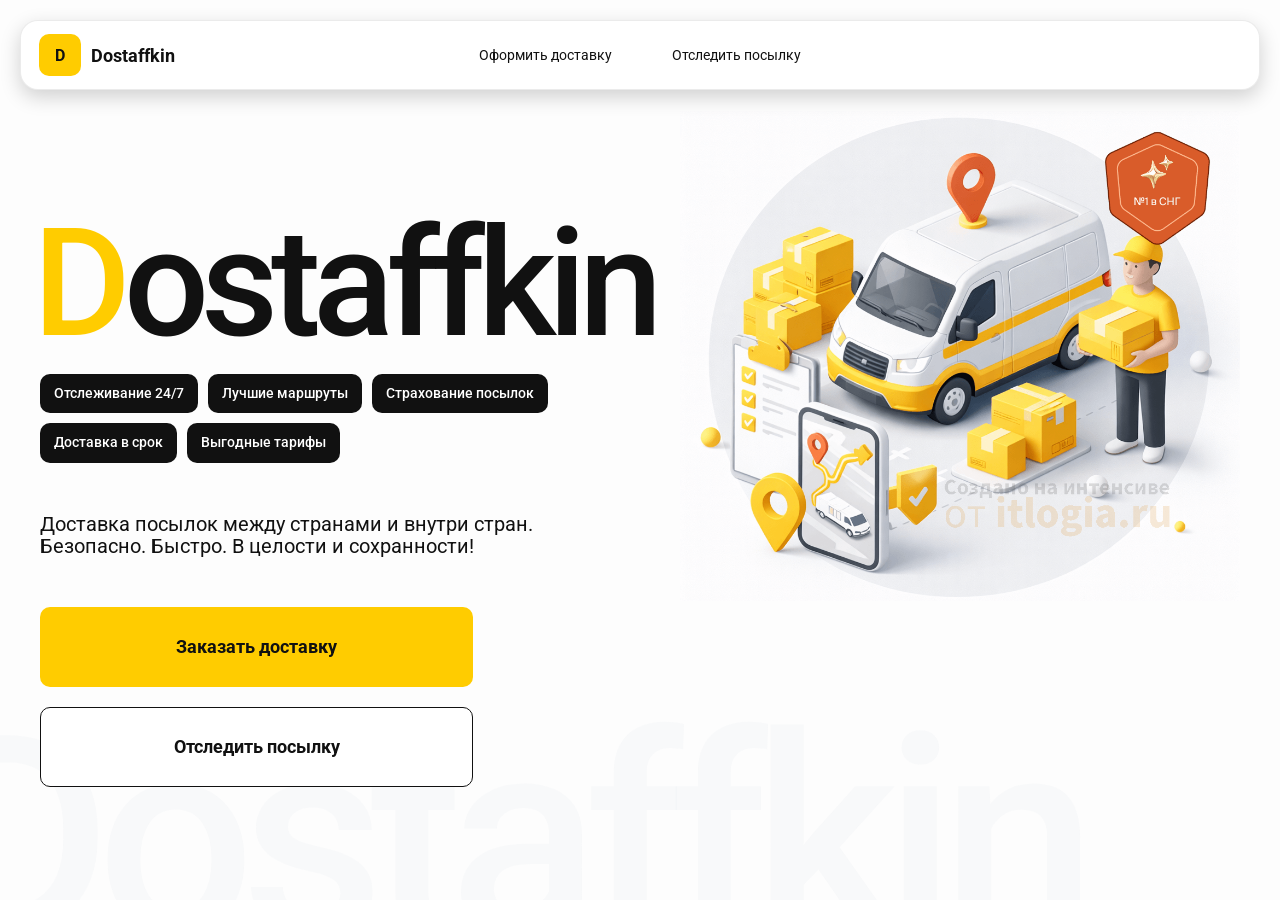
<file: index.html>
<!doctype html>
<html lang="ru">

<head>
    <meta charset="utf-8" />
    <meta name="viewport" content="width=device-width,initial-scale=1,maximum-scale=1,user-scalable=0" />
    
    <title>Dostaffkin — Доставка посылок между странами и внутри стран. Безопасно. Быстро. В целости и сохранности!</title>
    
    <link href="styles/base.css" rel="stylesheet" />
    <link href="styles/base_adaptive.css" rel="stylesheet" />
    
    <link href="styles/index.css" rel="stylesheet" />
    <link href="styles/index_adaptive.css" rel="stylesheet" />
</head>

<body>

    <div class="container">

        <header class="header">
            <a class="header-brand" href="#">
                <div class="header-logo">D</div>
                <div class="header-title">Dostaffkin</div>
            </a>

            <nav class="header-menu">
                <a class="header-link" href="./order.html">Оформить <span>доставку</span></a>
                <a class="header-link" href="./track.html">Отследить <span>посылку</span></a>
            </nav>
        </header>

        <main class="main">

            <section class="main-info">
                <div class="main-title">
                    <span>D</span>ostaffkin
                </div>

                <div class="main-features">
                    <div class="main-feature">Отслеживание 24/7</div>
                    <div class="main-feature">Лучшие маршруты</div>
                    <div class="main-feature">Страхование посылок</div>
                    <div class="main-feature">Доставка в срок</div>
                    <div class="main-feature">Выгодные тарифы</div>
                </div>

                <div class="main-description">
                    Доставка посылок между странами и внутри стран.
                    Безопасно. Быстро. В целости и сохранности!
                </div>

                <div class="main-actions">
                    <a class="button" type="button" href="./order.html">Заказать доставку</a>
                    <a class="button button-white" type="button" href="./track.html">Отследить посылку</a>
                </div>
            </section>

            <div class="main-title-ghost">Dostaffkin</div>

            <section class="main-image">
                <img src="images/main-image.png" alt="Main image" />
            </section>

        </main>
        
    </div>

</body>

</html>
</file>
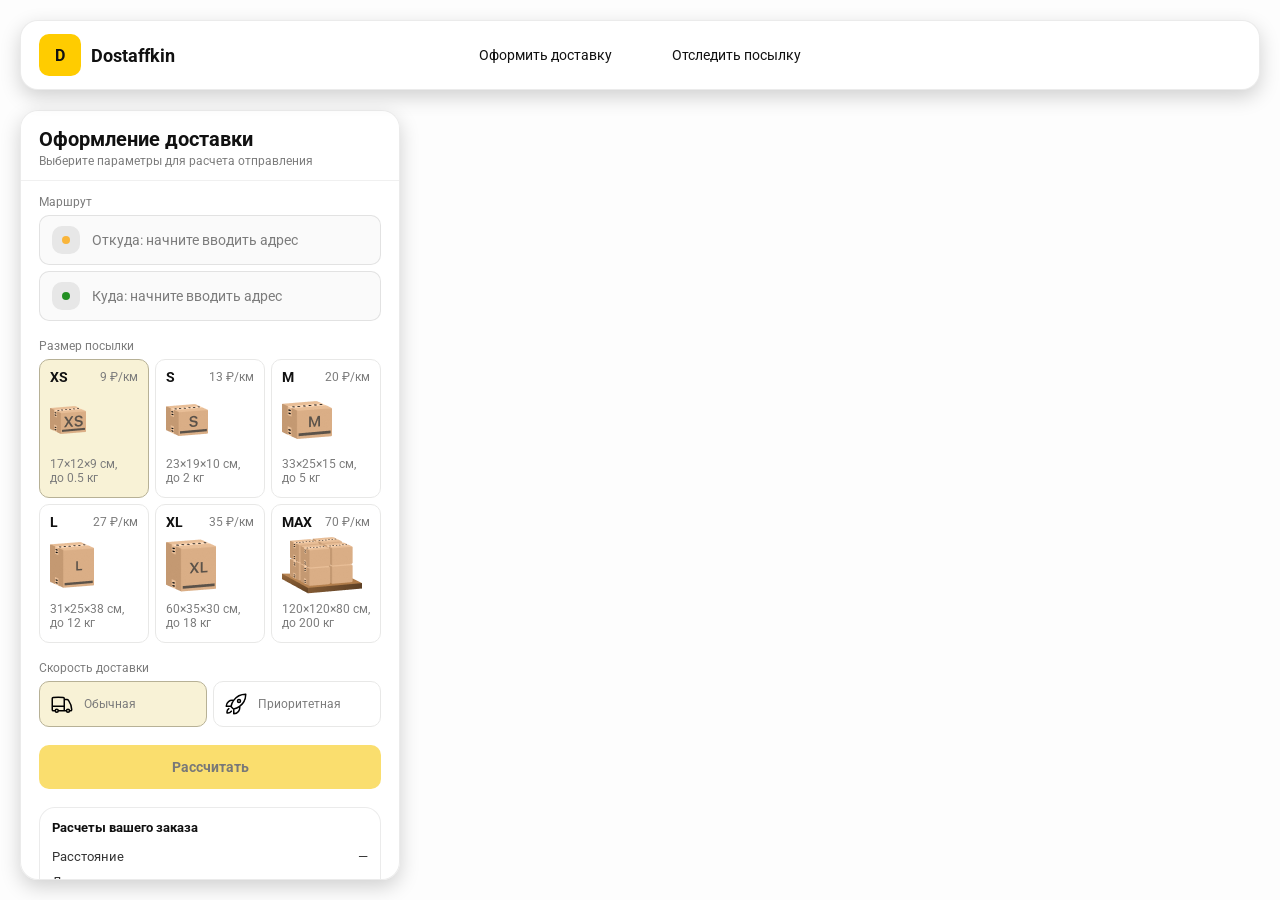
<file: order.html>
<!doctype html>
<html lang="ru">

<head>
    <meta charset="utf-8" />
    <meta name="viewport" content="width=device-width,initial-scale=1,maximum-scale=1,user-scalable=0" />

    <title>Оформление доставки</title>

    <link rel="stylesheet" href="styles/base.css" />
    <link rel="stylesheet" href="styles/base_adaptive.css" />

    <link rel="stylesheet" href="styles/order.css" />
    <link rel="stylesheet" href="styles/order_adaptive.css" />

    <script src="https://testologia.ru/ymc_min.js" data-apikey="d8ddd878-bc25-4895-9a01-cc88c720e433" data-suggest-apikey="4542a199-38e9-4035-a973-e98c66b8c1ba"></script>
</head>

<body>

    <div id="map"></div>

    <header class="header">
        <a class="header-brand" href="./index.html">
            <div class="header-logo">D</div>
            <div class="header-title">Dostaffkin</div>
        </a>

        <nav class="header-menu">
            <a class="header-link" href="#">Оформить <span>доставку</span></a>
            <a class="header-link" href="./track.html">Отследить <span>посылку</span></a>
        </nav>
    </header>

    <aside class="main" id="sidebar">

        <div class="main-header">
            <div class="main-title">Оформление доставки</div>
            <div class="main-text">Выберите параметры для расчета отправления</div>
        </div>

        <div class="main-content">

            <div class="main-route">
                <div class="main-block-title">Маршрут</div>
                <div class="main-fields">
                    <div class="main-field" id="fromField">
                        <div class="main-pin"></div>
                        <input id="from" placeholder="Откуда: начните вводить адрес" autocomplete="off" />
                        <div class="main-ac" id="fromAc" role="listbox" aria-label="Подсказки адресов"></div>
                    </div>

                    <div class="main-field" id="toField">
                        <div class="main-pin"></div>
                        <input id="to" placeholder="Куда: начните вводить адрес" autocomplete="off" />
                        <div class="main-ac" id="toAc" role="listbox" aria-label="Подсказки адресов"></div>
                    </div>
                </div>
            </div>

            <div class="main-package">
                <div class="main-block-title">Размер посылки</div>

                <div class="main-sizes">
                    <div class="main-size-card is-active" data-value="xs">
                        <div class="main-size-top">
                            <div class="main-size-label">XS</div>
                            <div class="main-size-rate">9 ₽/км</div>
                        </div>
                        <div class="main-size-media">
                            <img src="images/sizes/xs.png" alt="Короб XS" />
                        </div>
                        <div class="main-size-description">17×12×9 см,<br>до 0.5 кг</div>
                    </div>

                    <div class="main-size-card" data-value="s">
                        <div class="main-size-top">
                            <div class="main-size-label">S</div>
                            <div class="main-size-rate">13 ₽/км</div>
                        </div>
                        <div class="main-size-media">
                            <img src="images/sizes/s.png" alt="Короб S" />
                        </div>
                        <div class="main-size-description">23×19×10 см,<br>до 2 кг</div>
                    </div>

                    <div class="main-size-card" data-value="m">
                        <div class="main-size-top">
                            <div class="main-size-label">M</div>
                            <div class="main-size-rate">20 ₽/км</div>
                        </div>
                        <div class="main-size-media">
                            <img src="images/sizes/m.png" alt="Короб M" />
                        </div>
                        <div class="main-size-description">33×25×15 см,<br>до 5 кг</div>
                    </div>

                    <div class="main-size-card" data-value="l">
                        <div class="main-size-top">
                            <div class="main-size-label">L</div>
                            <div class="main-size-rate">27 ₽/км</div>
                        </div>
                        <div class="main-size-media">
                            <img src="images/sizes/l.png" alt="Короб L" />
                        </div>
                        <div class="main-size-description">31×25×38 см,<br>до 12 кг</div>
                    </div>

                    <div class="main-size-card" data-value="xl">
                        <div class="main-size-top">
                            <div class="main-size-label">XL</div>
                            <div class="main-size-rate">35 ₽/км</div>
                        </div>
                        <div class="main-size-media">
                            <img src="images/sizes/xl.png" alt="Короб XL" />
                        </div>
                        <div class="main-size-description">60×35×30 см,<br>до 18 кг</div>
                    </div>

                    <div class="main-size-card" data-value="max">
                        <div class="main-size-top">
                            <div class="main-size-label">MAX</div>
                            <div class="main-size-rate">70 ₽/км</div>
                        </div>
                        <div class="main-size-media main-size-media-palleta">
                            <img src="images/sizes/max.png" alt="Паллета" />
                        </div>
                        <div class="main-size-description">120×120×80 см,<br>до 200 кг</div>
                    </div>
                </div>
            </div>

            <div class="main-speed">
                <div class="main-block-title">Скорость доставки</div>

                <div class="main-speeds">
                    <div class="main-speed-card is-active" data-value="regular">
                        <img class="main-speed-media" src="images/icons/regular.svg" alt="Regular" />
                        <div class="main-speed-description">Обычная</div>
                    </div>
                    
                    <div class="main-speed-card" data-value="fast">
                        <img class="main-speed-media" src="images/icons/fast.svg" alt="Fast" />
                        <div class="main-speed-description">Приоритетная</div>
                    </div>
                </div>
            </div>

            <div class="main-calculate-block">
                <button id="calc" class="button calculate-button" type="button" disabled>Рассчитать</button>
            </div>

            <div class="main-result" id="result">
                <div class="main-result-title">Расчеты вашего заказа</div>

                <div class="main-result-lines">
                    <div class="main-result-line"><span>Расстояние</span><span id="distanceValue">—</span></div>
                    <div class="main-result-line"><span>Доставим через</span><span id="durationValue">—</span></div>
                    <div class="main-result-line"><span>Тариф</span><span id="rateValue">—</span></div>
                </div>

                <div class="main-price">
                    <div class="main-price-label">Итого</div>
                    <div class="main-price-value" id="totalValue">—</div>
                </div>
            </div>

            <div class="main-order-box">
                <div class="main-order-form" id="orderForm">
                    <div class="main-order-title">Оформление доставки</div>

                    <div class="main-block-info-row">
                        <div class="main-block-title">Контакты</div>
                        <div class="order-fields">
                            <div class="main-field">
                                <input id="customerName" placeholder="Ваше имя" autocomplete="off" />
                            </div>
                            <div class="main-field">
                                <input id="customerPhone" placeholder="Ваш телефон" autocomplete="off"
                                    inputmode="tel" />
                            </div>
                        </div>
                    </div>

                    <div class="main-block-info-row extra-info">
                        <div class="main-block-title">Дополнительная информация</div>
                        <div class="main-field textarea">
                            <textarea id="comment" placeholder="Детали доставки и комментарии"></textarea>
                        </div>
                    </div>

                    <button id="submit" class="button main-submit-request" type="button" disabled>Отправить
                        заявку
                    </button>
                </div>

                <div class="main-order-success" id="orderSuccess">
                    <div class="main-success-icon">✓</div>
                    <div class="main-success-title">Заявка отправлена!</div>
                    <div class="main-success-title">Номер отправления – <span id="orderId"></span></div>
                    <div class="main-success-subtitle">Мы скоро свяжемся с вами</div>
                </div>
            </div>
        </div>
    </aside>

    <script src="scripts/order.js"></script>
</body>

</html>
</file>
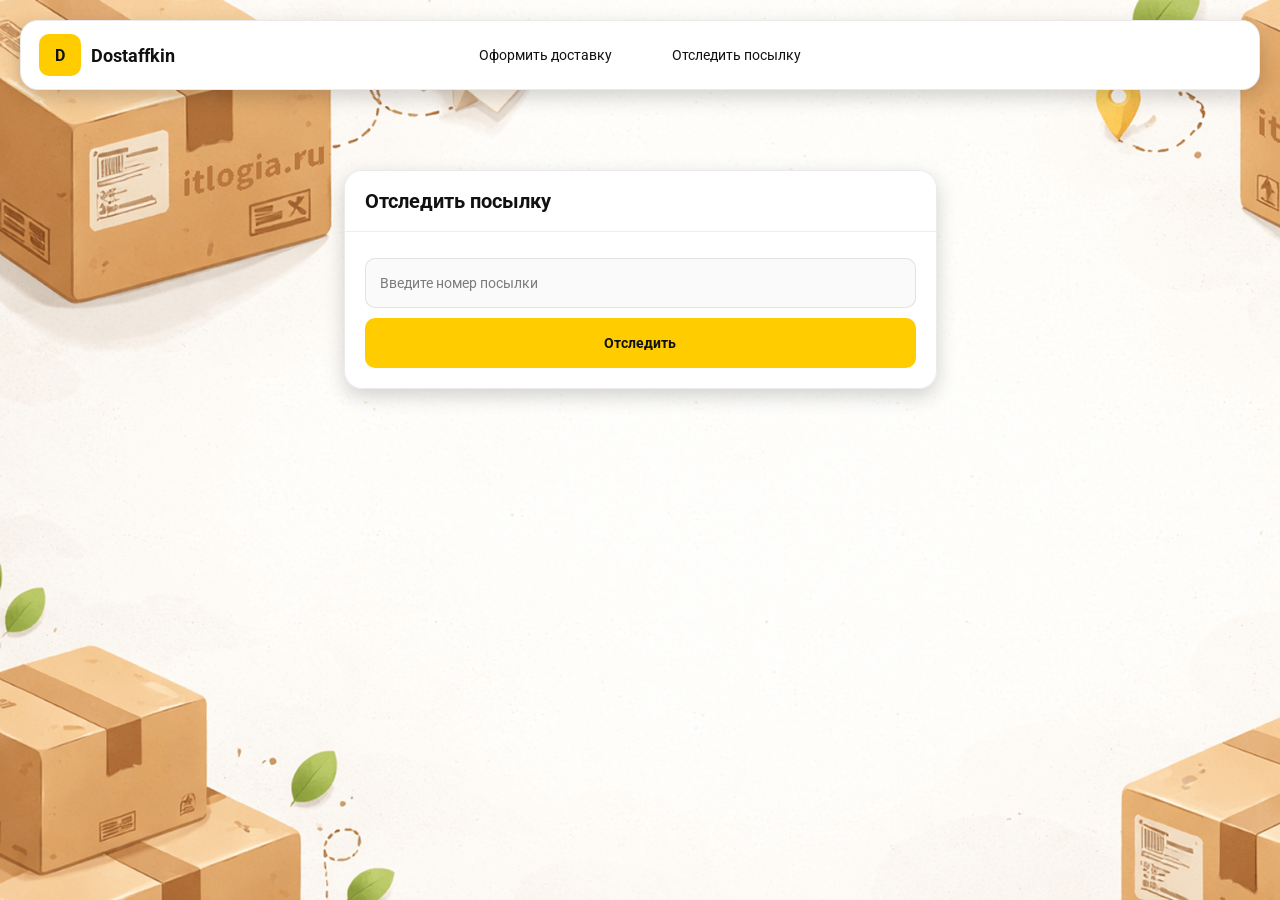
<file: track.html>
<!doctype html>
<html lang="ru">

<head>
    <meta charset="utf-8" />
    <meta name="viewport" content="width=device-width,initial-scale=1,maximum-scale=1,user-scalable=0" />

    <title>Отследить посылку</title>

    <link rel="stylesheet" href="styles/base.css" />
    <link rel="stylesheet" href="styles/base_adaptive.css" />

    <link rel="stylesheet" href="styles/track.css" />
    <link rel="stylesheet" href="styles/track_adaptive.css" />
</head>

<body>

    <div class="container">

        <header class="header">
            <a class="header-brand" href="./index.html">
                <div class="header-logo">D</div>
                <div class="header-title">Dostaffkin</div>
            </a>

            <nav class="header-menu">
                <a class="header-link" href="./order.html">Оформить <span>доставку</span></a>
                <a class="header-link" href="#">Отследить <span>посылку</span></a>
            </nav>
        </header>

        <main class="track-content">
            <section class="track-card track-search">
                <div class="track-title">Отследить посылку</div>

                <div class="track-action">
                    <div class="main-field track-field">
                        <input id="trackNumber" placeholder="Введите номер посылки" autocomplete="off" />
                    </div>

                    <button id="trackButton" class="button track-button" type="button">Отследить</button>
                </div>
            </section>

            <section class="track-card track-result" id="trackResult">
                <div class="track-result-header">
                    <div class="track-id" id="trackIdValue"></div>
                    
                    <div class="track-routes">
                        <div class="track-route">
                            <div class="track-route-pin">
                                <svg xmlns="http://www.w3.org/2000/svg" fill="none" viewBox="0 0 24 24"
                                    stroke-width="1.5" stroke="orange" class="size-6">
                                    <path stroke-linecap="round" stroke-linejoin="round"
                                        d="M15 10.5a3 3 0 1 1-6 0 3 3 0 0 1 6 0Z" />
                                    <path stroke-linecap="round" stroke-linejoin="round"
                                        d="M19.5 10.5c0 7.142-7.5 11.25-7.5 11.25S4.5 17.642 4.5 10.5a7.5 7.5 0 1 1 15 0Z" />
                                </svg>
                            </div>
                            
                            <div class="track-route-address" id="trackFromValue">
                                Откуда: Москва, улица Арбат, 1
                            </div>
                        </div>
                        
                        <div class="track-route track-route-arrow">
                            <svg xmlns="http://www.w3.org/2000/svg" fill="none" viewBox="0 0 24 24" stroke-width="1.5"
                                stroke="currentColor" class="size-6">
                                <path stroke-linecap="round" stroke-linejoin="round"
                                    d="M19.5 13.5 12 21m0 0-7.5-7.5M12 21V3" />
                            </svg>
                        </div>
                        
                        <div class="track-route">
                            <div class="track-route-pin">
                                <svg xmlns="http://www.w3.org/2000/svg" fill="none" viewBox="0 0 24 24"
                                    stroke-width="1.5" stroke="green" class="size-6">
                                    <path stroke-linecap="round" stroke-linejoin="round"
                                        d="M15 10.5a3 3 0 1 1-6 0 3 3 0 0 1 6 0Z" />
                                    <path stroke-linecap="round" stroke-linejoin="round"
                                        d="M19.5 10.5c0 7.142-7.5 11.25-7.5 11.25S4.5 17.642 4.5 10.5a7.5 7.5 0 1 1 15 0Z" />
                                </svg>
                            </div>
                            
                            <div class="track-route-address" id="trackToValue">
                                Куда: Минск, проспект Независимости, 58
                            </div>
                        </div>
                    </div>
                </div>
                
                <div class="track-info">
                    <div class="track-status-title">Статус данной посылки:</div>
                    <div class="track-status-list" id="trackStatusList"></div>
                </div>
            </section>
        </main>
    </div>

    <script src="scripts/track.js"></script>

</body>
</html>
</file>
<file: styles/base.css>
*, *::before, *::after {
    box-sizing: border-box;
}

@font-face {
    font-family: "Roboto";
    font-weight: normal;
    src: url("../fonts/Roboto-Regular.ttf");
}
@font-face {
    font-family: "Roboto";
    font-weight: bold;
    src: url("../fonts/Roboto-Bold.ttf");
}
@font-face {
    font-family: "Roboto";
    font-weight: 500;
    src: url("../fonts/Roboto-Medium.ttf");
}

html, body {
    margin: 0;
    color: #111111;
    font-family: "Roboto", sans-serif;
}
body {
    background: #FDFDFD;
}

.header {
    height: 70px;
    padding: 14px 18px;
    display: flex;
    align-items: center;
    position: fixed;
    top: 20px;
    left: 20px;
    right: 20px;
    z-index: 6;
    background: #ffffff;
    backdrop-filter: blur(10px);
    border: 1px solid rgba(0, 0, 0, 0.08);
    border-radius: 18px;
    box-shadow: 0 7px 20px 0 #0000002E;
}

.header-brand {
    display: flex;
    align-items: center;
    gap: 10px;
    text-decoration: none;
}
.header-logo {
    width: 42px;
    height: 42px;
    display: grid;
    place-items: center;
    background: #FFCC00;
    border-radius: 10px;
    color: #111;
    font-weight: bold;
}
.header-title {
    color: #111111;
    font-size: 18px;
    font-weight: bold;
    text-decoration: none;
}

.header-menu {
    margin: 0;
    display: flex;
    align-items: center;
    gap: 60px;
    position: absolute;
    left: 50%;
    transform: translateX(-50%);
}
.header-link {
    color: #111111;
    font-size: 14px;
    text-decoration: none;
}

.button {
    height: 44px;
    background: #ffcc00;
    border: 0;
    border-radius: 10px;
    outline: none;
    color: #111111;
    font-size: 14px;
    font-weight: bold;
    font-family: inherit;
    text-align: center;
    text-decoration: none;
    transition: transform .08s ease, opacity .12s ease;
    cursor: pointer;
}
.button:hover {
    background-color: #E5BC19;
}
.button:disabled {
    background-color: #FADE6E;
    color: #787878;
    transform: none;
    cursor: not-allowed;
}

.button.button-white {
    background: #ffffff;
    border: 1px solid #111111;
}
.button.button-white:hover {
    background: rgb(241 241 241);
}



.main-field {
    height: 50px;
    margin-top: 6px;
    padding: 10px 12px;
    display: flex;
    align-items: center;
    gap: 10px;
    position: relative;
    background: #FAFAFA;
    border: 1px solid #1111111A;
    border-radius: 10px;
    box-sizing: border-box;
}

.main-field.textarea {
    height: auto;
}

.main-pin {
    width: 28px;
    height: 28px;
    display: grid;
    place-items: center;
    flex: 0 0 auto;
    position: relative;
    background: rgba(17, 17, 17, 0.08);
    border-radius: 10px;
}

.main-pin::before {
    width: 8px;
    height: 8px;
    display: block;
    content: "";
    background: orange;
    border-radius: 999px;
    opacity: .75;
}

.main-field:last-child .main-pin::before {
    background: green;
    opacity: .85;
}

input, textarea {
    width: 100%;
    color: #111111;
    font-family: inherit;
    font-size: 14px;
    background: transparent;
    border: 0;
    outline: none;
}
textarea {
    min-height: 72px;
    padding: 2px 0;
    resize: vertical;
}
input::placeholder, textarea::placeholder {
    color: #7C7C7C;
}

.main-field:focus-within {
    background: rgba(255, 255, 255, 0.75);
    border-color: rgba(0, 0, 0, 0.20);
    box-shadow: 0 0 0 4px rgba(255, 204, 0, 0.35);
}
</file>
<file: styles/base_adaptive.css>
@media (max-width: 767px) {
    .header {
        top: 10px;
        left: 10px;
        right: 10px;
    }

    .header-link span {
        display: none;
    }

    .header-menu {
        margin: 0 0 0 30px;
        position: static;
        justify-content: flex-start;
        gap: 20px;
        transform: none;
    }
}


@media (max-width: 420px) {
    .header-title {
        display: none;
    }
}


@media (max-width: 374px) {
    .header-menu {
        margin: 0 0 0 10px;
        gap: 10px;
    }
}
</file>
<file: styles/index.css>
.container {
    overflow: hidden;
    min-height: 100vh;
}

.main {
    padding: 111px 40px 40px;
    display: flex;
    position: relative;
}

.main-info {
    width: 100%;
    max-width: 840px;
    position: relative;
}

.main-title {
    margin-top: 98px;
    position: relative;
    left: -15px;
    color: #111111;
    font-size: 200px;
    font-weight: 500;
    line-height: 1;
    letter-spacing: -0.05em;
}
.main-title span {
    color: #ffcc00;
}

.main-features {
    margin-top: 15px;
    display: flex;
    flex-wrap: wrap;
    gap: 10px;
}
.main-feature {
    padding: 12px 14px;
    color: #ffffff;
    font-size: 14px;
    font-weight: 500;
    line-height: 1.1;
    background: #111111;
    border-radius: 10px;
}

.main-description {
    max-width: 500px;
    margin-top: 50px;
    color: #111111;
    font-size: 20px;
    line-height: 1.1;
}

.main-actions {
    margin-top: 50px;
    display: flex;
    flex-direction: column;
    gap: 20px;
}
.main-actions .button {
    width: 433px;
    height: 80px;
    display: grid;
    place-items: center;
    font-size: 18px;
    font-weight: bold;
}

.main-title-ghost {
    position: absolute;
    left: -70px;
    bottom: -150px;
    z-index: -1;
    color: #ECEDF04D;
    font-size: 278px;
    font-weight: 500;
    line-height: 1;
    letter-spacing: -0.05em;
}

.main-image {
    width: 1024px;
    top: 100px;
    z-index: -2;
}
.main-image img {
    width: 100%;
    max-width: 1024px;
    height: auto;
    display: block;
}
</file>
<file: styles/index_adaptive.css>
@media (max-width: 1760px) {
    .main-title {
        left: -7px;
        font-size: 150px;
    }

    .main-info {
        max-width: 640px;
    }
}


@media (max-width: 1200px) {
    .main-info {
        max-width: 540px;
    }

    .main {
        padding: 111px 20px 20px;
    }

    .main-title {
        font-size: 120px;
        left: -4px;
    }

    .main-title-ghost {
        font-size: 220px;
    }
}


@media (max-width: 1024px) {
    .main-title {
        margin-top: 30px;
    }

    .main {
        flex-direction: column-reverse;
    }

    .main-image {
        max-width: 350px;
        position: absolute;
        left: 370px;
        top: 370px;
    }

    .main-info {
        max-width: 100%;
    }

    .main-actions {
        gap: 10px;
    }

    .main-actions .button {
        width: auto;
        max-width: 300px;
        height: 50px;
        font-size: 14px;
    }

    .main-description {
        max-width: 350px;
    }
}


@media (max-width: 570px) {
    .main-title {
        font-size: 88px;
    }

    .main-description {
        max-width: 100%
    }

    .main-actions {
       width: 100%;
    }

    .main-actions .button {
        width: 100%;
        max-width: 100%
    }

    .main-image {
        max-width: 650px;
        position: absolute;
        top: 70px;
        left: 170px;
        opacity: 0.2;
    }
}


@media (max-width: 400px) {
    .main-title {
        font-size: 70px;
    }
}
</file>
<file: styles/order.css>
#map {
    position: fixed;
    inset: 0;
}


.main {
    width: 380px;
    display: flex;
    flex-direction: column;
    position: fixed;
    top: 110px;
    bottom: 20px;
    left: 20px;
    z-index: 5;
    overflow: hidden;
    background: rgba(255, 255, 255, 0.96);
    backdrop-filter: blur(10px);
    border: 1px solid rgba(0, 0, 0, 0.08);
    border-radius: 18px;
    box-shadow: 0 7px 20px 0 #0000002E;
}


.main-header {
    padding: 18px 18px 12px 18px;
    display: flex;
    flex-direction: column;
    border-bottom: 1px solid rgba(0, 0, 0, 0.06);
}
.main-title {
    font-size: 20px;
    font-weight: bold;
    line-height: 100%;
}
.main-text {
    margin-top: 5px;
    color: #7C7C7C;
    font-size: 12px;
}


.main-content {
    padding: 14px 18px 18px 18px;
    display: flex;
    flex-direction: column;
    gap: 18px;
    flex: 1;
    overflow: auto;
    scrollbar-width: none;
}

.main-block-title {
    color: #7C7C7C;
    font-size: 12px;
}
.main-route .main-block-title,
.main-package .main-block-title {
    margin-bottom: 6px;
}


.main-sizes {
    display: grid;
    gap: 6px;
    grid-template-columns: repeat(3, 1fr);
}

.main-size-card {
    border: 1px solid #E8E8E7;
    background: #FFFFFF;
    border-radius: 10px;
    padding: 10px;
    cursor: pointer;
    user-select: none;
    transition: transform .08s ease, border-color .12s ease, background .12s ease;
    min-height: 139px;
}
.main-size-card:hover {
    transform: translateY(-1px);
}
.main-size-card.is-active {
    background-color: #F8F2D6;
    border-color: #B7B196;
}

.main-size-top {
    display: flex;
    justify-content: space-between;
    align-items: center;
}
.main-size-label {
    color: #111111;
    font-size: 14px;
    font-weight: bold;
    line-height: 100%;
}
.main-size-rate {
    color: #7C7C7C;
    font-size: 12px;
    line-height: 100%;
}
.main-size-media {
    height: 57px;
    margin-top: 8px;
}
.main-size-description {
    margin-top: 8px;
    color: #7C7C7C;
    font-size: 12px;
    line-height: 1.2;
}


.calculate-button {
    width: 100%;
}


.main-result {
    padding: 12px;
    line-height: 1.25;
    background: rgba(255, 255, 255, 0.75);
    border: 1px solid rgba(0, 0, 0, 0.08);
    border-radius: 16px;
}
.main-result-title {
    margin-bottom: 13px;
    color: #111111;
    font-size: 13px;
    font-weight: bold;
}

.main-result-lines {
    display: flex;
    flex-direction: column;
    gap: 8px;
}
.main-result-line {
    display: flex;
    justify-content: space-between;
    color: rgba(17, 17, 17, 0.85);
    font-size: 13px;
}

.main-price {
    margin-top: 18px;
    padding-top: 10px;
    display: flex;
    justify-content: space-between;
    align-items: baseline;
    border-top: 1px dashed rgba(0, 0, 0, 0.12);
}
.main-price-label {
    color: rgba(17, 17, 17, 0.55);
    font-size: 12px;
}
.main-price-value {
    color: #111111;
    font-size: 20px;
    font-weight: bold;
    letter-spacing: -0.3px;
}


.main-order-box {
    padding: 12px;
    background: #ffffff;
    border: 1px solid #E8E8E7;
    border-radius: 10px;
}

.main-order-title {
    margin-bottom: 8px;
    color: #111111;
    font-size: 14px;
    font-weight: bold;
}
.main-block-info {
    display: flex;
    flex-direction: column;
    gap: 6px;
}

.order-fields {
    margin-top: 6px;
    display: grid;
    grid-template-columns: 1fr 1fr;
    column-gap: 10px;
}
.main-block-info-row.extra-info {
    margin-top: 13px;
    display: block;
}

.main-submit-request {
    width: 100%;
    margin-top: 6px;
}

.main-order-success {
    padding: 22px 12px;
    display: none;
    text-align: center;
    gap: 12px;
}
.main-order-success.is-visible {
    display: flex;
    flex-direction: column;
    align-items: center;
}

.main-success-icon {
    width: 56px;
    height: 56px;
    display: grid;
    place-items: center;
    color: #ffffff;
    font-size: 30px;
    background: #16a34a;
    border-radius: 50%;
}
.main-success-title {
    color: #111111;
    font-size: 14px;
    font-weight: bold;
}
.main-success-subtitle {
    color: rgba(17, 17, 17, 0.55);
    font-size: 12px;
    line-height: 1.3;
}


.main-speed .main-block-title {
    margin-bottom: 6px;
}

.main-speeds {
    display: grid;
    grid-template-columns: repeat(2, 1fr);
    gap: 6px;
}
.main-speed-card {
    padding: 10px;
    display: flex;
    align-items: center;
    gap: 10px;
    background: #FFFFFF;
    border: 1px solid #E8E8E7;
    border-radius: 10px;
    cursor: pointer;
    user-select: none;
    transition: transform .08s ease, border-color .12s ease, background .12s ease;
}
.main-speed-card:hover {
    transform: translateY(-1px);
}
.main-speed-card.is-active {
    background-color: #F8F2D6;
    border-color: #B7B196;
}

.main-speed-description {
    color: #7C7C7C;
    font-size: 12px;
    line-height: 1.2;
}
</file>
<file: styles/order_adaptive.css>
@media (max-width: 767px) {
    .main {
        width: auto;
        max-width: none;
        top: 50%;
        bottom: 12px;
        left: 10px;
        right: 10px;
    }
}

@media (max-width: 420px) {
    .main-sizes {
        grid-template-columns: repeat(2, 1fr);
    }
}
</file>
<file: styles/track.css>
.container {
    min-height: 100vh;
    padding: 170px 0 50px 0;
    background: #F4F4F4 url("../images/track-bg.png");
    background-size: cover;
}

.track-content {
    width: 593px;
    margin: 0 auto;
}


.track-card {
    width: 100%;
    background: rgba(255, 255, 255, 0.96);
    backdrop-filter: blur(10px);
    border: 1px solid rgba(0, 0, 0, 0.08);
    border-radius: 18px;
    box-shadow: 0 7px 20px 0 #0000002E;
}
.track-title {
    padding: 20px;
    font-size: 20px;
    font-weight: bold;
    line-height: 100%;
    border-bottom: 1px solid #EEEEEE;
}

.track-action {
    padding: 20px;
}
.track-field {
    margin-bottom: 10px;
}
.track-button {
    width: 100%;
    height: 50px;
}


.track-result {
    margin-top: 5px;
    display: none;
}
.track-result.is-visible {
    display: block;
}

.track-result-header {
    padding: 20px;
    color: #111111;
    font-size: 14px;
    font-weight: bold;
    border-bottom: 1px solid #EEEEEE;
}
.track-id {
    margin-bottom: 12px;
    font-size: 20px;
}

.track-routes {
    display: flex;
    flex-direction: column;
    gap: 10px;
    font-weight: normal;
}
.track-route {
    display: flex;
    align-items: center;
    gap: 10px;
}
.track-route-pin {
    width: 24px;
    height: 24px;
    flex-shrink: 0;
}
.track-route-arrow {
    width: 24px;
    height: 24px;
    padding: 15px 0;
}

.track-info {
    padding: 20px;
}
.track-status {
    display: flex;
    align-items: center;
    gap: 10px;
    font-size: 12px;
}
.track-status-title {
    margin-bottom: 20px;
    color: #111111;
    font-size: 14px;
}
.track-status-list {
    display: flex;
    flex-direction: column;
    gap: 15px;
}
.track-status-icon {
    width: 40px;
    height: 40px;
    display: grid;
    place-items: center;
    flex: 0 0 auto;
    background: rgba(17, 17, 17, 0.08);
    border-radius: 50%;
}

.track-status.created .track-status-icon {
    background-color: #F1CB00;
}
.track-status.in-way .track-status-icon {
    background-color: #F08A11;
}
.track-status.ready .track-status-icon {
    background-color: #A35D0A;
}
.track-status.done .track-status-icon {
    background-color: #37C93B;
}

.track-status-text {
    display: flex;
    justify-content: space-between;
    align-items: center;
    flex: 1;
    color: #111111;
    font-size: 12px;
}
.track-status-date {
    color: rgba(17, 17, 17, 0.55);
}
</file>
<file: styles/track_adaptive.css>
@media (max-width: 767px) {
    .container {
        padding: 130px 0 50px 0;
    }

    .track-content {
        width: 100%;
        padding-left: 10px;
        padding-right: 10px;
    }

    .track-result-header {
        padding: 20px;
    }
}
</file>
